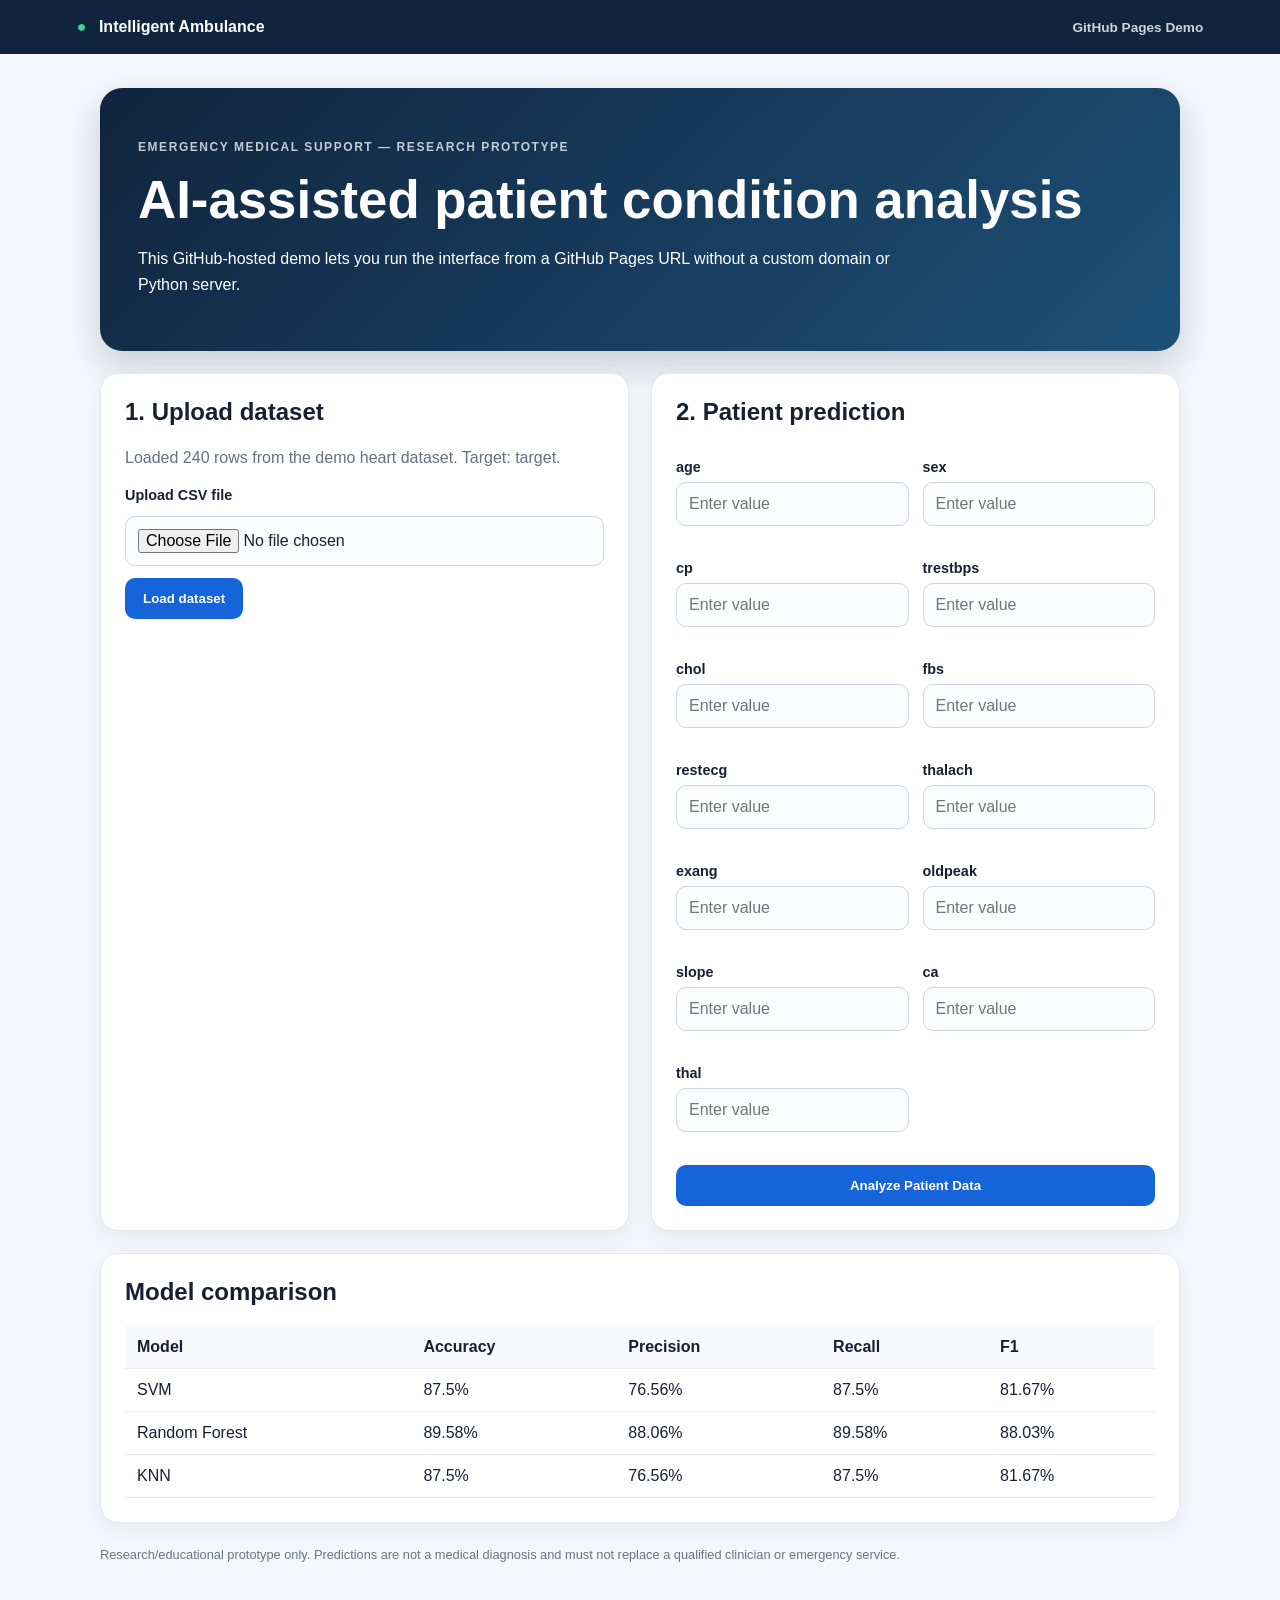
<file: index.html>
<!doctype html>
<html lang="en">
  <head>
    <meta charset="UTF-8" />
    <meta name="viewport" content="width=device-width, initial-scale=1.0" />
    <title>Intelligent Ambulance | GitHub Pages Demo</title>
    <meta
      name="description"
      content="A GitHub Pages demo for the Intelligent Ambulance AI dashboard prototype."
    />
    <link rel="stylesheet" href="style.css" />
  </head>
  <body>
    <header class="topbar">
      <div><span class="pulse">●</span> Intelligent Ambulance</div>
      <span class="tag">GitHub Pages Demo</span>
    </header>

    <main class="container">
      <section class="hero">
        <p class="eyebrow">EMERGENCY MEDICAL SUPPORT — RESEARCH PROTOTYPE</p>
        <h1>AI-assisted patient condition analysis</h1>
        <p>
          This GitHub-hosted demo lets you run the interface from a GitHub Pages URL
          without a custom domain or Python server.
        </p>
      </section>

      <div class="grid">
        <section class="card" id="dataset-card">
          <h2>1. Upload dataset</h2>
          <p id="dataset-status" class="muted">
            Loading demo dataset...
          </p>

          <form id="dataset-form">
            <label for="csv-file-input">Upload CSV file</label>
            <input id="csv-file-input" type="file" accept=".csv" />
            <button type="submit">Load dataset</button>
          </form>
        </section>

        <section class="card">
          <h2>2. Patient prediction</h2>
          <form id="prediction-form" class="feature-grid">
            <div id="feature-fields" class="feature-grid wide"></div>
            <button class="wide" type="submit">Analyze Patient Data</button>
          </form>
        </section>
      </div>

      <section class="card">
        <h2>Model comparison</h2>
        <div class="table-wrap">
          <table>
            <thead>
              <tr>
                <th>Model</th>
                <th>Accuracy</th>
                <th>Precision</th>
                <th>Recall</th>
                <th>F1</th>
              </tr>
            </thead>
            <tbody id="model-table-body"></tbody>
          </table>
        </div>
      </section>

      <section class="card result-card hidden" id="results-card">
        <h2>Prediction result</h2>
        <div class="result-grid">
          <div>
            <p class="label">Consensus</p>
            <div id="consensus-label" class="big">—</div>
          </div>
          <div>
            <p class="label">Confidence</p>
            <div id="confidence-value" class="big">—</div>
          </div>
          <div>
            <p class="label">Model vote</p>
            <div id="vote-breakdown" class="big">—</div>
          </div>
        </div>
      </section>

      <p class="disclaimer">
        Research/educational prototype only. Predictions are not a medical diagnosis and
        must not replace a qualified clinician or emergency service.
      </p>
    </main>

    <script src="script.js"></script>
  </body>
</html>
</file>
<file: style.css>
:root {
  --navy: #10243e;
  --navy-2: #1d5077;
  --blue: #1664d9;
  --text: #172033;
  --muted: #667085;
  --line: #e2e8f0;
  --bg: #f4f7fb;
  --success: #176b3c;
  --success-bg: #edfff4;
  --error: #9c2f2f;
  --error-bg: #fff0f0;
}

* { box-sizing: border-box; }

html { font-family: Inter, "Segoe UI", sans-serif; }
body {
  margin: 0;
  background: var(--bg);
  color: var(--text);
}

.topbar {
  background: var(--navy);
  color: #fff;
  padding: 18px 6%;
  display: flex;
  justify-content: space-between;
  align-items: center;
  font-weight: 700;
}

.pulse { color: #42d392; margin-right: 8px; }
.tag { font-size: 0.85rem; opacity: 0.8; }

.container {
  max-width: 1120px;
  margin: auto;
  padding: 34px 20px;
}

.hero {
  background: linear-gradient(135deg, var(--navy), var(--navy-2));
  color: #fff;
  border-radius: 22px;
  padding: 38px;
  margin-bottom: 22px;
  box-shadow: 0 14px 35px rgba(19, 43, 61, 0.2);
}

.hero h1 {
  font-size: clamp(2rem, 5vw, 3.3rem);
  margin: 8px 0;
}

.hero p {
  max-width: 760px;
  line-height: 1.6;
}

.eyebrow {
  font-size: 0.75rem;
  letter-spacing: 0.13em;
  font-weight: 800;
  opacity: 0.75;
}

.grid {
  display: grid;
  grid-template-columns: 1fr 1fr;
  gap: 22px;
}

.card {
  background: #fff;
  border: 1px solid var(--line);
  border-radius: 18px;
  padding: 24px;
  margin-bottom: 22px;
  box-shadow: 0 8px 25px rgba(23, 32, 51, 0.06);
}

.card h2 { margin-top: 0; }

.muted { color: var(--muted); line-height: 1.55; }

.label {
  font-weight: 700;
  color: var(--muted);
  margin-bottom: 8px;
}

.feature-grid {
  display: grid;
  grid-template-columns: 1fr 1fr;
  gap: 8px 14px;
}

label {
  display: block;
  font-weight: 650;
  font-size: 0.9rem;
  margin: 13px 0;
}

input {
  display: block;
  width: 100%;
  margin-top: 7px;
  padding: 12px;
  border: 1px solid #ccd5e0;
  border-radius: 10px;
  font-size: 1rem;
  background: #fbfcfe;
}

button {
  display: inline-block;
  border: 0;
  border-radius: 10px;
  padding: 13px 18px;
  background: var(--blue);
  color: #fff;
  font-weight: 750;
  cursor: pointer;
  text-decoration: none;
  margin-top: 12px;
}

button:hover { opacity: 0.92; }

.wide { grid-column: 1 / -1; }

.table-wrap { overflow-x: auto; }

table {
  width: 100%;
  border-collapse: collapse;
}

th, td {
  text-align: left;
  padding: 12px;
  border-bottom: 1px solid #e7ebf0;
}

th { background: #f7f9fc; }

.result-card {
  background: linear-gradient(135deg, #f8fbff, #fff);
}

.result-grid {
  display: grid;
  grid-template-columns: repeat(3, 1fr);
  gap: 18px;
}

.big {
  font-size: 1.35rem;
  font-weight: 800;
  margin: 14px 0;
}

.disclaimer {
  font-size: 0.8rem;
  color: #697586;
  line-height: 1.5;
  margin: 22px 0;
}

.hidden { display: none; }

@media (max-width: 800px) {
  .grid, .result-grid { grid-template-columns: 1fr; }
  .feature-grid { grid-template-columns: 1fr; }
}
</file>
